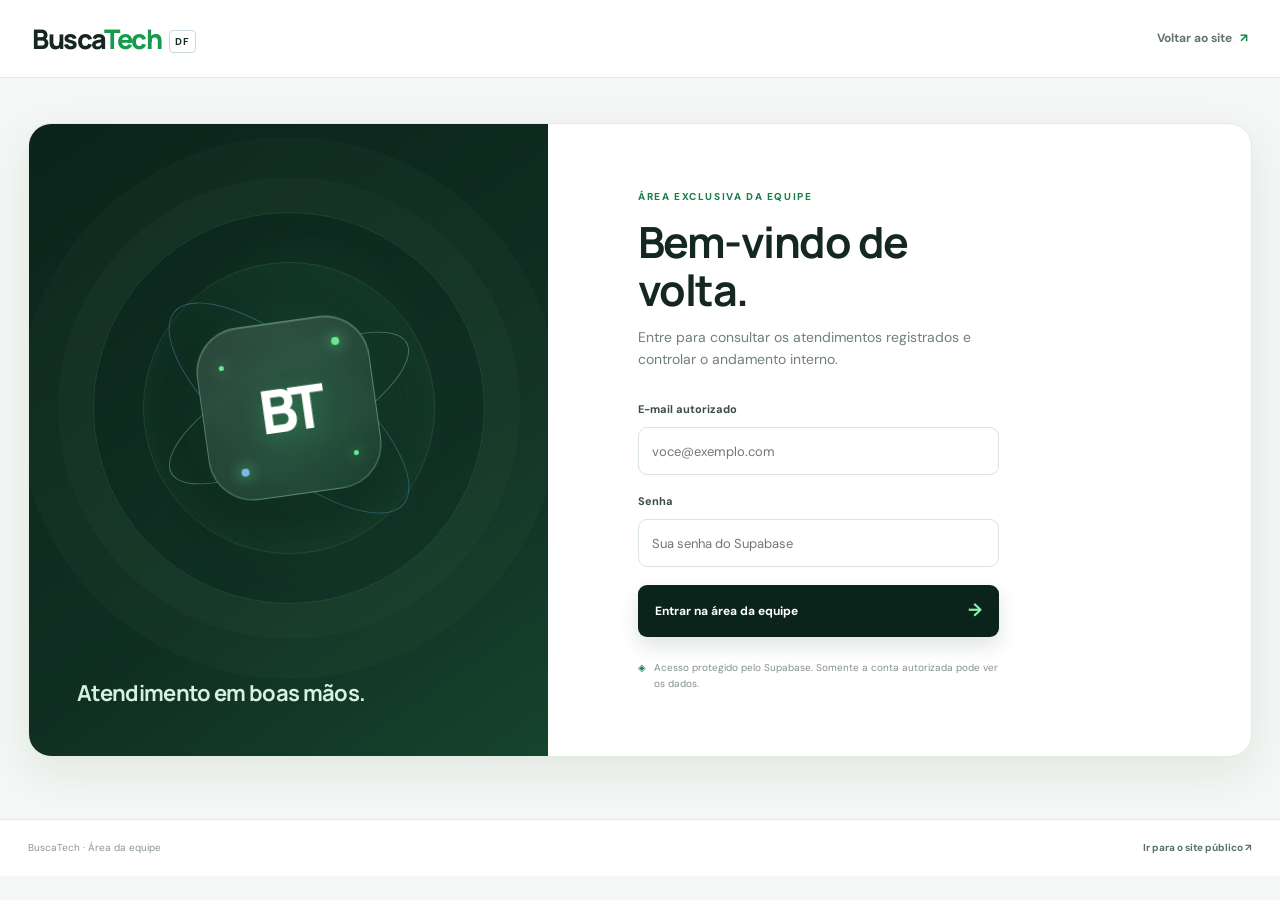
<file: admin.html>
<!doctype html>
<html lang="pt-BR">
<head>
  <meta charset="UTF-8">
  <meta name="viewport" content="width=device-width, initial-scale=1">
  <meta name="robots" content="noindex, nofollow">
  <meta name="theme-color" content="#0b241b">
  <title>Área da equipe · BuscaTech</title>
  <link rel="icon" href="favicon.svg" type="image/svg+xml">
  <link rel="preconnect" href="https://fonts.googleapis.com">
  <link rel="preconnect" href="https://fonts.gstatic.com" crossorigin>
  <link href="https://fonts.googleapis.com/css2?family=DM+Sans:wght@400;500;600;700&family=Manrope:wght@500;600;700;800&display=swap" rel="stylesheet">
  <link rel="stylesheet" href="admin.css?v=20261119-admin-mobile-fix">
</head>
<body>
  <header class="admin-header">
    <a class="admin-brand" href="./" aria-label="BuscaTech início">Busca<span>Tech</span><small>DF</small></a>
    <a class="back-to-site" href="./">Voltar ao site <span aria-hidden="true">↗</span></a>
  </header>

  <main class="admin-main">
    <section class="login-view" id="login-view" aria-labelledby="login-title">
      <div class="login-art" aria-hidden="true">
        <span class="orbit orbit-a"></span><span class="orbit orbit-b"></span>
        <div class="login-mark"><span>BT</span><i></i><i></i><i></i><i></i></div>
        <p>Atendimento em boas mãos.</p>
      </div>
      <div class="login-content">
        <p class="overline">ÁREA EXCLUSIVA DA EQUIPE</p>
        <h1 id="login-title">Bem-vindo de volta.</h1>
        <p class="login-intro">Entre para consultar os atendimentos registrados e controlar o andamento interno.</p>
        <form id="login-form" class="login-form">
          <label for="login-email">E-mail autorizado</label>
          <input id="login-email" name="email" type="email" autocomplete="username" required placeholder="voce@exemplo.com">
          <label for="login-password">Senha</label>
          <input id="login-password" name="password" type="password" autocomplete="current-password" required placeholder="Sua senha do Supabase">
          <button class="primary-button" type="submit">Entrar na área da equipe <span aria-hidden="true">→</span></button>
        </form>
        <p id="login-message" class="notice" role="status" aria-live="polite" hidden></p>
        <p class="login-footnote"><span aria-hidden="true">◈</span> Acesso protegido pelo Supabase. Somente a conta autorizada pode ver os dados.</p>
      </div>
    </section>

    <section class="dashboard-view" id="dashboard-view" hidden aria-labelledby="dashboard-title">
      <div class="dashboard-topline">
        <div>
          <p class="overline">PAINEL DE OPERAÇÃO</p>
          <h1 id="dashboard-title">Pedidos e atendimentos</h1>
          <p class="dashboard-subtitle">Organize os atendimentos e combine orçamentos e atualizações diretamente pelo WhatsApp.</p>
        </div>
        <div class="dashboard-actions">
          <button class="secondary-button" id="refresh-orders" type="button"><span aria-hidden="true">↻</span> Atualizar</button>
          <button class="logout-button" id="logout-button" type="button">Sair</button>
        </div>
      </div>

      <div class="stats-grid" aria-label="Resumo dos pedidos">
        <article class="stat-card"><span class="stat-icon green" aria-hidden="true">▤</span><div><span class="stat-label">EM ABERTO</span><strong id="stat-open">—</strong></div><span class="stat-caption">pedidos ativos</span></article>
        <article class="stat-card"><span class="stat-icon amber" aria-hidden="true">◷</span><div><span class="stat-label">AGUARDANDO CLIENTE</span><strong id="stat-quotes">—</strong></div><span class="stat-caption">orçamentos enviados</span></article>
        <article class="stat-card"><span class="stat-icon blue" aria-hidden="true">✓</span><div><span class="stat-label">PRONTOS</span><strong id="stat-ready">—</strong></div><span class="stat-caption">para combinar devolução</span></article>
      </div>

      <div class="workspace-grid">
        <section class="orders-panel" aria-labelledby="orders-title">
          <div class="panel-heading">
            <div><h2 id="orders-title">Atendimentos</h2><span id="orders-count" class="muted-count">Carregando…</span></div>
            <label class="search-box"><span aria-hidden="true">⌕</span><span class="visually-hidden">Buscar atendimento</span><input id="search-orders" type="search" placeholder="Buscar cliente ou aparelho"></label>
          </div>
          <div class="filter-row" role="group" aria-label="Filtrar atendimentos">
            <button class="filter-chip is-active" type="button" data-filter="all">Todos</button>
            <button class="filter-chip" type="button" data-filter="open">Em aberto</button>
            <button class="filter-chip" type="button" data-filter="quote">Orçamento</button>
            <button class="filter-chip" type="button" data-filter="ready">Prontos</button>
          </div>
          <div class="order-list" id="order-list" aria-live="polite"></div>
        </section>

        <section class="detail-panel" id="detail-panel" aria-labelledby="detail-title">
          <div class="empty-detail" id="empty-detail">
            <span class="empty-icon" aria-hidden="true">↖</span>
            <h2>Escolha um atendimento</h2>
            <p>Selecione um pedido à esquerda para ver as informações e atualizar o andamento.</p>
          </div>
          <form id="order-form" hidden>
            <div class="detail-heading">
              <div><p class="overline">DETALHES DO PEDIDO</p><h2 id="detail-title">Atendimento</h2></div>
              <span id="detail-created" class="detail-date"></span>
            </div>
            <div class="customer-summary" id="customer-summary"></div>
            <label class="field-label" for="service-status">Andamento do serviço</label>
            <select id="service-status" name="serviceStatus" required>
              <option value="received">Solicitação recebida</option>
              <option value="diagnosis">Em avaliação técnica</option>
              <option value="quote_pending">Orçamento enviado pelo WhatsApp · aguardando resposta</option>
              <option value="approved">Orçamento aceito pelo cliente via WhatsApp</option>
              <option value="in_service">Serviço em andamento</option>
              <option value="ready">Pronto para combinar devolução</option>
              <option value="returned">Equipamento devolvido</option>
              <option value="cancelled">Atendimento encerrado</option>
            </select>

            <div class="quote-editor">
              <div class="quote-editor-heading"><span class="quote-icon" aria-hidden="true">R$</span><div><h3>Orçamento · controle interno</h3><p>Registre o valor e envie os detalhes ao cliente pelo WhatsApp.</p></div></div>
              <label class="field-label" for="quote-description">Descrição do orçamento</label>
              <textarea id="quote-description" name="quoteDescription" rows="3" maxlength="1000" placeholder="Ex.: limpeza interna e troca da pasta térmica"></textarea>
              <label class="field-label" for="quote-amount">Valor combinado pelo WhatsApp</label>
              <div class="money-input"><span aria-hidden="true">R$</span><input id="quote-amount" name="quoteAmount" type="number" min="0" max="99999999.99" step="0.01" placeholder="0,00" inputmode="decimal"></div>
            </div>
            <button class="primary-button save-button" id="save-order" type="submit">Salvar alterações <span aria-hidden="true">→</span></button>
            <p id="save-message" class="notice" role="status" aria-live="polite" hidden></p>
          </form>
        </section>
      </div>
      <p id="dashboard-message" class="dashboard-message" role="status" aria-live="polite" hidden></p>
      <p class="privacy-note"><span aria-hidden="true">◈</span> Dados de clientes visíveis somente para a equipe autorizada. Não compartilhe capturas deste painel.</p>
    </section>
  </main>

  <footer class="admin-footer"><span>BuscaTech · Área da equipe</span><a href="https://victorrmribeiro.github.io/SiteBuscaTech/">Ir para o site público ↗</a></footer>
  <script src="chatbot-config.js"></script>
  <script src="admin.js?v=20261119-admin-2"></script>
</body>
</html>
</file>
<file: admin.css>
:root{--admin-forest:#0b241b;--admin-green:#17804a;--admin-green-dark:#12633b;--admin-mint:#e8f5ec;--admin-ink:#152820;--admin-muted:#718078;--admin-paper:#f4f7f5;--admin-line:#e2eae4;--admin-card:#fff;--admin-shadow:0 15px 45px rgba(15,49,31,.08)}
*{box-sizing:border-box}
body{margin:0;background:var(--admin-paper);color:var(--admin-ink);font:15px/1.55 'DM Sans',Arial,sans-serif;min-height:100vh}
button,input,select,textarea{font:inherit}
button{cursor:pointer}
a{color:inherit;text-decoration:none}
h1,h2,h3,p{margin:0}
h1,h2,h3{font-family:'Manrope',Arial,sans-serif;letter-spacing:-.035em}
[hidden]{display:none!important}
.admin-header{height:78px;padding:0 max(32px,calc((100vw - 1330px)/2));display:flex;align-items:center;justify-content:space-between;background:#fff;border-bottom:1px solid var(--admin-line)}
.admin-brand{font:800 27px/1 'Manrope',sans-serif;letter-spacing:-1.4px}
.admin-brand span{color:#159b4b}
.admin-brand small{margin-left:8px;padding:4px 5px;border:1px solid #cbd8e0;border-radius:4px;font:700 10px 'DM Sans',sans-serif;letter-spacing:1px;vertical-align:middle}
.back-to-site{color:#62746a;font-size:12px;font-weight:700}
.back-to-site span{margin-left:5px;color:var(--admin-green)}
.admin-main{width:min(1300px,calc(100% - 56px));margin:45px auto 62px}
.login-view{min-height:590px;display:grid;grid-template-columns:.85fr 1.15fr;overflow:hidden;border:1px solid var(--admin-line);border-radius:23px;background:var(--admin-card);box-shadow:var(--admin-shadow)}
.login-art{position:relative;isolation:isolate;display:flex;flex-direction:column;justify-content:flex-end;overflow:hidden;min-height:590px;padding:48px;background:radial-gradient(ellipse at 53% 45%,rgba(51,147,94,.28),transparent 36%),linear-gradient(145deg,#0b241b,#102f23 62%,#16442d);color:#fff}
.login-art:before,.login-art:after{content:"";position:absolute;z-index:-1;width:390px;height:390px;border:1px solid rgba(152,228,176,.13);border-radius:50%;left:50%;top:45%;transform:translate(-50%,-50%);box-shadow:0 0 0 35px rgba(152,228,176,.025),0 0 0 75px rgba(152,228,176,.025)}
.login-art:after{width:290px;height:290px;box-shadow:inset 0 0 45px rgba(101,233,145,.08)}
.login-art>p{position:relative;z-index:1;color:#d8f1df;font:700 22px 'Manrope',sans-serif;letter-spacing:-.03em}
.login-mark{position:absolute;left:50%;top:45%;transform:translate(-50%,-50%) rotate(-8deg);display:grid;place-items:center;width:174px;height:174px;border:1px solid rgba(151,229,176,.4);border-radius:45px;background:linear-gradient(145deg,rgba(255,255,255,.12),rgba(255,255,255,.035));box-shadow:0 35px 60px rgba(0,0,0,.24),inset 0 1px rgba(255,255,255,.19);backdrop-filter:blur(10px)}
.login-mark span{font:800 60px 'Manrope',sans-serif;letter-spacing:-7px;color:#fff;text-shadow:0 8px 25px rgba(73,223,126,.28)}
.login-mark i{position:absolute;width:8px;height:8px;border-radius:50%;background:#68ec93;box-shadow:0 0 14px #68ec93}
.login-mark i:nth-of-type(1){top:22px;right:27px}.login-mark i:nth-of-type(2){bottom:24px;left:30px;background:#7db9ec}.login-mark i:nth-of-type(3){top:35px;left:22px;width:5px;height:5px}.login-mark i:nth-of-type(4){bottom:30px;right:23px;width:5px;height:5px}
.orbit{position:absolute;width:270px;height:90px;left:50%;top:45%;border:1px solid rgba(134,213,165,.45);border-radius:50%;transform:translate(-50%,-50%) rotate(-29deg)}
.orbit-b{width:300px;height:112px;transform:translate(-50%,-50%) rotate(40deg);border-color:rgba(107,180,226,.35)}
.login-content{align-self:center;max-width:540px;padding:65px clamp(34px,7vw,96px)}
.overline{color:var(--admin-green);font-size:10px;font-weight:800;letter-spacing:1.6px}
.login-content h1,.dashboard-topline h1{margin-top:13px;font-size:clamp(32px,4vw,43px);line-height:1.12}
.login-intro{margin-top:13px;color:var(--admin-muted);font-size:14px}
.login-form{display:grid;gap:9px;margin-top:31px}
.login-form label,.field-label{color:#394d41;font-size:11px;font-weight:700}
.login-form input,.detail-panel select,.detail-panel textarea,.money-input input{width:100%;min-width:0;border:1px solid #d9e4dc;border-radius:9px;background:#fff;color:var(--admin-ink);outline:none;transition:border-color .15s,box-shadow .15s}
.login-form input{height:48px;margin-bottom:9px;padding:0 13px;font-size:13px}
.login-form input:focus,.detail-panel select:focus,.detail-panel textarea:focus,.money-input:focus-within{border-color:#40a568;box-shadow:0 0 0 3px rgba(39,155,83,.11)}
.primary-button{display:flex;align-items:center;justify-content:space-between;gap:18px;min-height:49px;padding:12px 17px;border:0;border-radius:9px;background:var(--admin-forest);box-shadow:0 9px 20px rgba(10,46,28,.13);color:#fff;font-size:12px;font-weight:700;transition:transform .15s,background .15s}
.primary-button:hover{transform:translateY(-1px);background:#163b29}
.primary-button span{color:#8bf0aa;font-size:18px}
.primary-button:disabled,.secondary-button:disabled{cursor:wait;opacity:.65;transform:none}
.login-footnote{display:flex;gap:8px;align-items:flex-start;margin-top:23px;color:#839187;font-size:10px;line-height:1.55}
.login-footnote span,.privacy-note span{color:var(--admin-green)}
.notice{margin-top:14px;padding:11px 12px;border:1px solid #edcfca;border-radius:8px;background:#fff5f3;color:#9b3c30;font-size:11px;line-height:1.5}
.notice.is-success{border-color:#cce7d3;background:#f0f8f2;color:#24613c}
.dashboard-view{animation:dashboard-appear .3s ease-out both}
@keyframes dashboard-appear{from{opacity:0;transform:translateY(6px)}to{opacity:1;transform:translateY(0)}}
.dashboard-topline{display:flex;align-items:flex-end;justify-content:space-between;gap:25px;margin-bottom:26px}
.dashboard-topline h1{font-size:clamp(30px,4vw,40px)}
.dashboard-subtitle{margin-top:8px;color:var(--admin-muted);font-size:13px}
.dashboard-actions{display:flex;gap:9px;align-items:center}
.secondary-button,.logout-button{display:inline-flex;align-items:center;justify-content:center;gap:8px;min-height:40px;padding:9px 13px;border:1px solid #dce6df;border-radius:8px;background:#fff;color:#43574b;font-size:11px;font-weight:700}
.secondary-button:hover,.logout-button:hover{border-color:#9fc9ab;background:#f9fcfa}
.secondary-button span{font-size:18px;color:var(--admin-green)}
.logout-button{background:transparent}
.stats-grid{display:grid;grid-template-columns:repeat(3,1fr);gap:14px;margin-bottom:20px}
.stat-card{position:relative;display:flex;align-items:center;gap:13px;min-height:98px;padding:18px 20px;border:1px solid var(--admin-line);border-radius:13px;background:#fff;box-shadow:0 7px 22px rgba(14,50,31,.035)}
.stat-icon{display:grid;place-items:center;flex:0 0 42px;width:42px;height:42px;border-radius:12px;font-size:19px;font-weight:700}
.stat-icon.green{background:#e8f5ec;color:#18834a}.stat-icon.amber{background:#fff4df;color:#bd7d13}.stat-icon.blue{background:#eaf2fb;color:#347ab5}
.stat-card>div{display:grid;gap:2px}.stat-label{color:#819087;font-size:8px;font-weight:800;letter-spacing:1.05px}.stat-card strong{font:800 25px/1.1 'Manrope',sans-serif;letter-spacing:-1px}
.stat-caption{margin-left:auto;align-self:flex-end;color:#8b9990;font-size:9px;white-space:nowrap}
.workspace-grid{display:grid;grid-template-columns:minmax(350px,.86fr) minmax(0,1.14fr);align-items:start;gap:17px}
.orders-panel,.detail-panel{min-width:0;border:1px solid var(--admin-line);border-radius:14px;background:#fff;box-shadow:0 7px 22px rgba(14,50,31,.035)}
.orders-panel{overflow:hidden}
.panel-heading{display:flex;align-items:center;justify-content:space-between;gap:14px;padding:18px 19px 15px}
.panel-heading h2,.detail-heading h2{font-size:18px}
.muted-count{display:block;margin-top:3px;color:#8a9890;font-size:10px}
.search-box{display:flex;align-items:center;gap:7px;width:min(230px,52%);height:37px;padding:0 10px;border:1px solid #e2eae4;border-radius:8px;color:#819087}
.search-box:focus-within{border-color:#58a977;box-shadow:0 0 0 3px rgba(39,155,83,.08)}
.search-box>span:first-child{font-size:21px;line-height:1}
.search-box input{width:100%;min-width:0;border:0;outline:0;background:transparent;color:var(--admin-ink);font-size:10px}
.search-box input::placeholder{color:#99a69e}
.filter-row{display:flex;gap:6px;padding:0 19px 13px;border-bottom:1px solid #edf1ee}
.filter-chip{padding:6px 10px;border:1px solid transparent;border-radius:99px;background:transparent;color:#748279;font-size:9px;font-weight:700}
.filter-chip:hover{background:#f4f8f5}.filter-chip.is-active{border-color:#cde6d4;background:#edf8f0;color:#197144}
.order-list{max-height:630px;overflow:auto;padding:6px 9px 10px;scrollbar-color:#d7e3da transparent;scrollbar-width:thin}
.order-list-item{display:block;width:100%;padding:13px 12px;border:1px solid transparent;border-radius:9px;background:#fff;color:var(--admin-ink);text-align:left;transition:background .15s,border-color .15s}
.order-list-item:hover{background:#f7faf8}.order-list-item.is-selected{border-color:#cde5d4;background:#f1f8f3}
.order-list-top{display:flex;justify-content:space-between;align-items:center;gap:10px}
.order-list-name{overflow:hidden;color:#20372a;font:700 12px 'Manrope',sans-serif;text-overflow:ellipsis;white-space:nowrap}
.order-list-item>p{overflow:hidden;margin-top:5px;color:#76847b;font-size:10px;text-overflow:ellipsis;white-space:nowrap}
.order-list-bottom{display:flex;justify-content:space-between;align-items:center;gap:8px;margin-top:9px}
.order-list-bottom time{color:#9aa69e;font-size:9px}
.order-quote-state{color:#a26b0e;font-size:8px;font-weight:700}
.status-pill{display:inline-flex;align-items:center;gap:5px;padding:5px 8px;border-radius:99px;background:#edf4ef;color:#53705e;font-size:8px;font-weight:800;line-height:1.2;white-space:nowrap}
.status-pill:before{content:"";width:5px;height:5px;border-radius:50%;background:currentColor}
.status-received,.status-diagnosis{background:#edf3fa;color:#497299}.status-quote_pending{background:#fff4df;color:#9c6a10}.status-approved,.status-in_service{background:#edf6e8;color:#51812a}.status-ready{background:#e8f5ec;color:#167342}.status-returned{background:#edf2ef;color:#697c70}.status-cancelled{background:#f9ece9;color:#a65549}
.list-empty{padding:28px 15px;color:#88958d;font-size:11px;text-align:center}
.detail-panel{min-height:470px;padding:22px}
.empty-detail{display:grid;justify-items:center;align-content:center;min-height:420px;padding:25px;text-align:center}
.empty-icon{display:grid;place-items:center;width:54px;height:54px;margin-bottom:17px;border:1px solid #d8ebdd;border-radius:16px;background:#eff8f1;color:#18834a;font-size:23px}
.empty-detail h2{font-size:17px}.empty-detail p{max-width:270px;margin-top:8px;color:#87948c;font-size:11px}
.detail-heading{display:flex;justify-content:space-between;align-items:flex-end;gap:15px;margin-bottom:16px}
.detail-heading .overline{font-size:8px}.detail-heading h2{margin-top:5px;font-size:20px}.detail-date{color:#97a29b;font-size:9px;white-space:nowrap}
.customer-summary{display:grid;grid-template-columns:repeat(2,minmax(0,1fr));gap:11px 15px;margin-bottom:21px;padding:15px;border:1px solid #eaf0ec;border-radius:10px;background:#f9fbf9}
.summary-field{min-width:0}.summary-field.wide{grid-column:1/-1}.summary-field span{display:block;margin-bottom:3px;color:#8a9890;font-size:8px;font-weight:800;letter-spacing:.7px}.summary-field strong,.summary-field p{display:block;overflow-wrap:anywhere;color:#394c40;font-size:10px;font-weight:600;line-height:1.5}.summary-field p{font-weight:400}
.detail-panel>.field-label,.detail-panel form>.field-label,.quote-editor>.field-label{display:block;margin:10px 0 6px}
.detail-panel select{height:43px;padding:0 11px;font-size:11px}
.quote-editor{margin-top:19px;padding:16px;border:1px solid #e6eee8;border-radius:11px;background:#fbfdfb}
.quote-editor-heading{display:flex;gap:10px;align-items:center;margin-bottom:13px}
.quote-icon{display:grid;place-items:center;width:34px;height:34px;border-radius:10px;background:#e8f5ec;color:#157d43;font-size:10px;font-weight:800}
.quote-editor-heading h3{font-size:13px}.quote-editor-heading p{margin-top:2px;color:#849188;font-size:9px}
.detail-panel textarea{display:block;resize:vertical;min-height:76px;padding:9px 10px;font-size:10px;line-height:1.5}
.money-input{display:flex;align-items:center;gap:8px;height:41px;padding:0 10px;border:1px solid #d9e4dc;border-radius:9px;background:#fff;color:#7d8d82}
.money-input>span{font-size:10px;font-weight:700}.money-input input{height:100%;padding:0;border:0;border-radius:0;font-size:11px}.money-input input:focus{box-shadow:none}
.publish-quote-toggle{display:flex;align-items:flex-start;gap:9px;margin-top:14px;padding:12px;border:1px solid #dceee1;border-radius:9px;background:#f1f8f3;cursor:pointer}
.publish-quote-toggle input{position:absolute;width:1px;height:1px;opacity:0}
.fake-checkbox{display:grid;place-items:center;flex:0 0 17px;width:17px;height:17px;border:1px solid #b9c9be;border-radius:5px;background:#fff;color:transparent;font-size:11px;line-height:1}
.publish-quote-toggle input:checked+.fake-checkbox{border-color:#168047;background:#168047;color:#fff}
.publish-quote-toggle input:focus-visible+.fake-checkbox{outline:3px solid rgba(29,143,76,.22);outline-offset:2px}
.publish-quote-toggle>span:last-child{display:grid;gap:3px}.publish-quote-toggle strong{color:#315541;font-size:9px}.publish-quote-toggle small{color:#77887d;font-size:8px;line-height:1.45}
.quote-state-note{margin-top:9px;color:#74847a;font-size:9px;line-height:1.5}
.save-button{width:100%;margin-top:17px}
.save-button span{font-size:16px}
.save-message{margin-top:11px}
.dashboard-message{margin-top:15px;padding:11px 13px;border:1px solid #edcfca;border-radius:8px;background:#fff5f3;color:#9b3c30;font-size:11px}
.privacy-note{display:flex;gap:8px;align-items:center;margin-top:16px;color:#87948c;font-size:9px}
.admin-footer{display:flex;justify-content:space-between;gap:15px;padding:20px max(28px,calc((100vw - 1330px)/2));border-top:1px solid var(--admin-line);background:#fff;color:#8a9890;font-size:10px}
.admin-footer a{color:#557363;font-weight:700}
.visually-hidden{position:absolute;width:1px;height:1px;padding:0;margin:-1px;overflow:hidden;clip:rect(0,0,0,0);white-space:nowrap;border:0}
@media(max-width:900px){.login-view{grid-template-columns:.7fr 1.3fr}.login-content{padding:48px}.login-art{padding:35px}.workspace-grid{grid-template-columns:minmax(300px,.85fr) minmax(0,1.15fr)}.stat-caption{display:none}}
@media(max-width:700px){.admin-header{height:66px;padding:0 20px}.admin-brand{font-size:24px}.admin-main{width:calc(100% - 28px);margin:22px auto 35px}.login-view{grid-template-columns:1fr;min-height:auto}.login-art{min-height:180px;padding:22px 25px}.login-mark{width:100px;height:100px;top:45%;left:auto;right:24px;transform:translateY(-50%) rotate(-8deg);border-radius:29px}.login-mark span{font-size:40px;letter-spacing:-5px}.login-mark i{display:none}.login-art:before{width:240px;height:240px;left:auto;right:-64px;top:48%;transform:translateY(-50%)}.login-art:after{display:none}.orbit{width:185px;height:54px;left:auto;right:-44px;top:48%;transform:translateY(-50%) rotate(-29deg)}.orbit-b{width:210px;height:66px;transform:translateY(-50%) rotate(40deg)}.login-art>p{font-size:16px}.login-content{padding:31px 24px 27px}.login-content h1{font-size:31px}.dashboard-topline{align-items:flex-start;flex-direction:column;gap:15px;margin-bottom:17px}.dashboard-topline h1{font-size:31px}.dashboard-actions{width:100%}.dashboard-actions .secondary-button{flex:1}.stats-grid{gap:7px;margin-bottom:12px}.stat-card{min-height:91px;display:grid;justify-items:start;align-content:center;gap:6px;padding:10px;border-radius:10px}.stat-icon{width:29px;height:29px;min-height:29px;border-radius:9px;font-size:14px}.stat-card>div{gap:1px}.stat-label{font-size:7px;letter-spacing:.4px}.stat-card strong{font-size:20px}.workspace-grid{grid-template-columns:1fr;gap:12px}.orders-panel{order:0}.order-list{max-height:320px}.detail-panel{min-height:300px;padding:16px}.empty-detail{min-height:250px}.panel-heading{padding:15px 14px 12px}.panel-heading h2{font-size:16px}.search-box{width:52%;height:34px}.filter-row{overflow:auto;padding:0 13px 11px}.filter-chip{flex:0 0 auto;padding:6px 9px}.detail-heading h2{font-size:18px}.customer-summary{gap:10px;padding:12px}.admin-footer{padding:16px 20px;font-size:9px}.login-form input,.detail-panel select,.detail-panel textarea,.money-input input{font-size:16px}}
@media(max-width:380px){.stats-grid{grid-template-columns:1fr}.stat-card{display:flex;min-height:73px}.stat-label{font-size:8px}.stat-caption{display:block}.panel-heading{align-items:flex-start;flex-direction:column}.search-box{width:100%}.customer-summary{grid-template-columns:1fr}.summary-field.wide{grid-column:auto}}
@media(prefers-reduced-motion:reduce){*,*:before,*:after{scroll-behavior:auto!important;animation:none!important;transition:none!important}}
</file>
